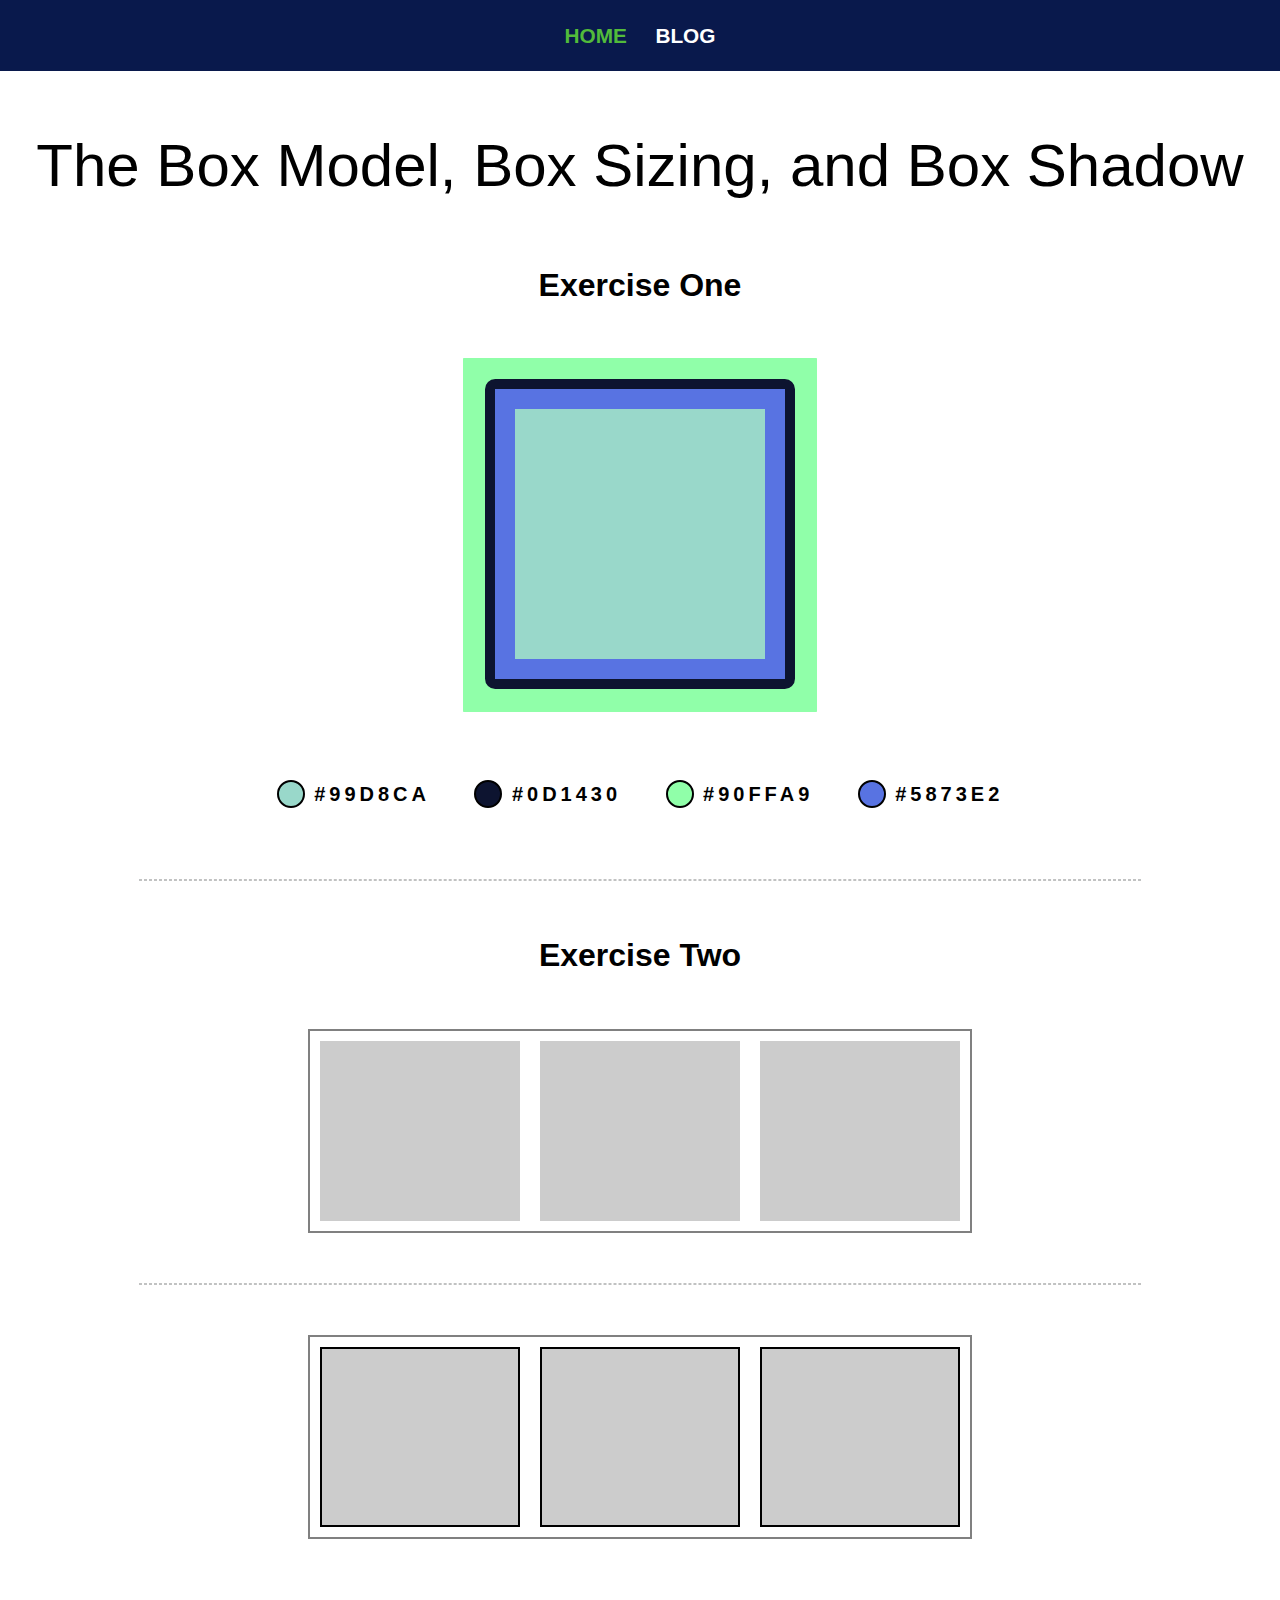
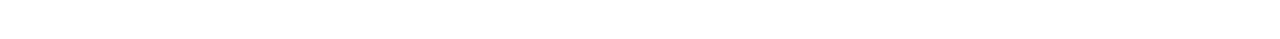
<file: index.html>
<!DOCTYPE html>
<html lang="en">
<head>
  <meta charset="UTF-8">
  <meta name="viewport" content="width=device-width, initial-scale=1.0">
  <title>Home</title>
  <link rel="stylesheet" href="assests/styles.css">
</head>
<body id="home">
  <header class="header">
    <nav class="navbar">
      <a href="index.html" class="nav-item active">home</a>
      <a href="blog.html" class="nav-item">blog</a>
    </nav>
  </header>
  <main>
    <section class="content">
      <header class="exercise-header">
        <h1 class="heading">The Box Model, Box Sizing, and Box Shadow</h1>
      </header>
      <p class="section-text">Exercise One</p>
      <div class="style-box"></div>
      <div class="circle-container">
        <span class="circle bg-1"></span>
        <span class="circle-text">#99D8CA</span>
      </div>
      <div class="circle-container">
        <span class="circle bg-2"></span>
        <span class="circle-text">#0D1430</span>
      </div>
      <div class="circle-container">
        <span class="circle bg-3"></span>
        <span class="circle-text">#90FFA9</span>
      </div>
      <div class="circle-container">
        <span class="circle bg-4"></span>
        <span class="circle-text">#5873E2</span>
      </div>
    </section>
    <hr>
    <section class="content-2">
      <p class="section-text">Exercise Two</p>
      <div class="container">
        <div class="box"></div>
        <div class="box"></div>
        <div class="box"></div>
      </div>
      <hr>
      <div class="container">
        <div class="box box-2"></div>
        <div class="box box-2"></div>
        <div class="box box-2"></div>
      </div>  
    </section>
  </main>
</body>
</html>
</file>
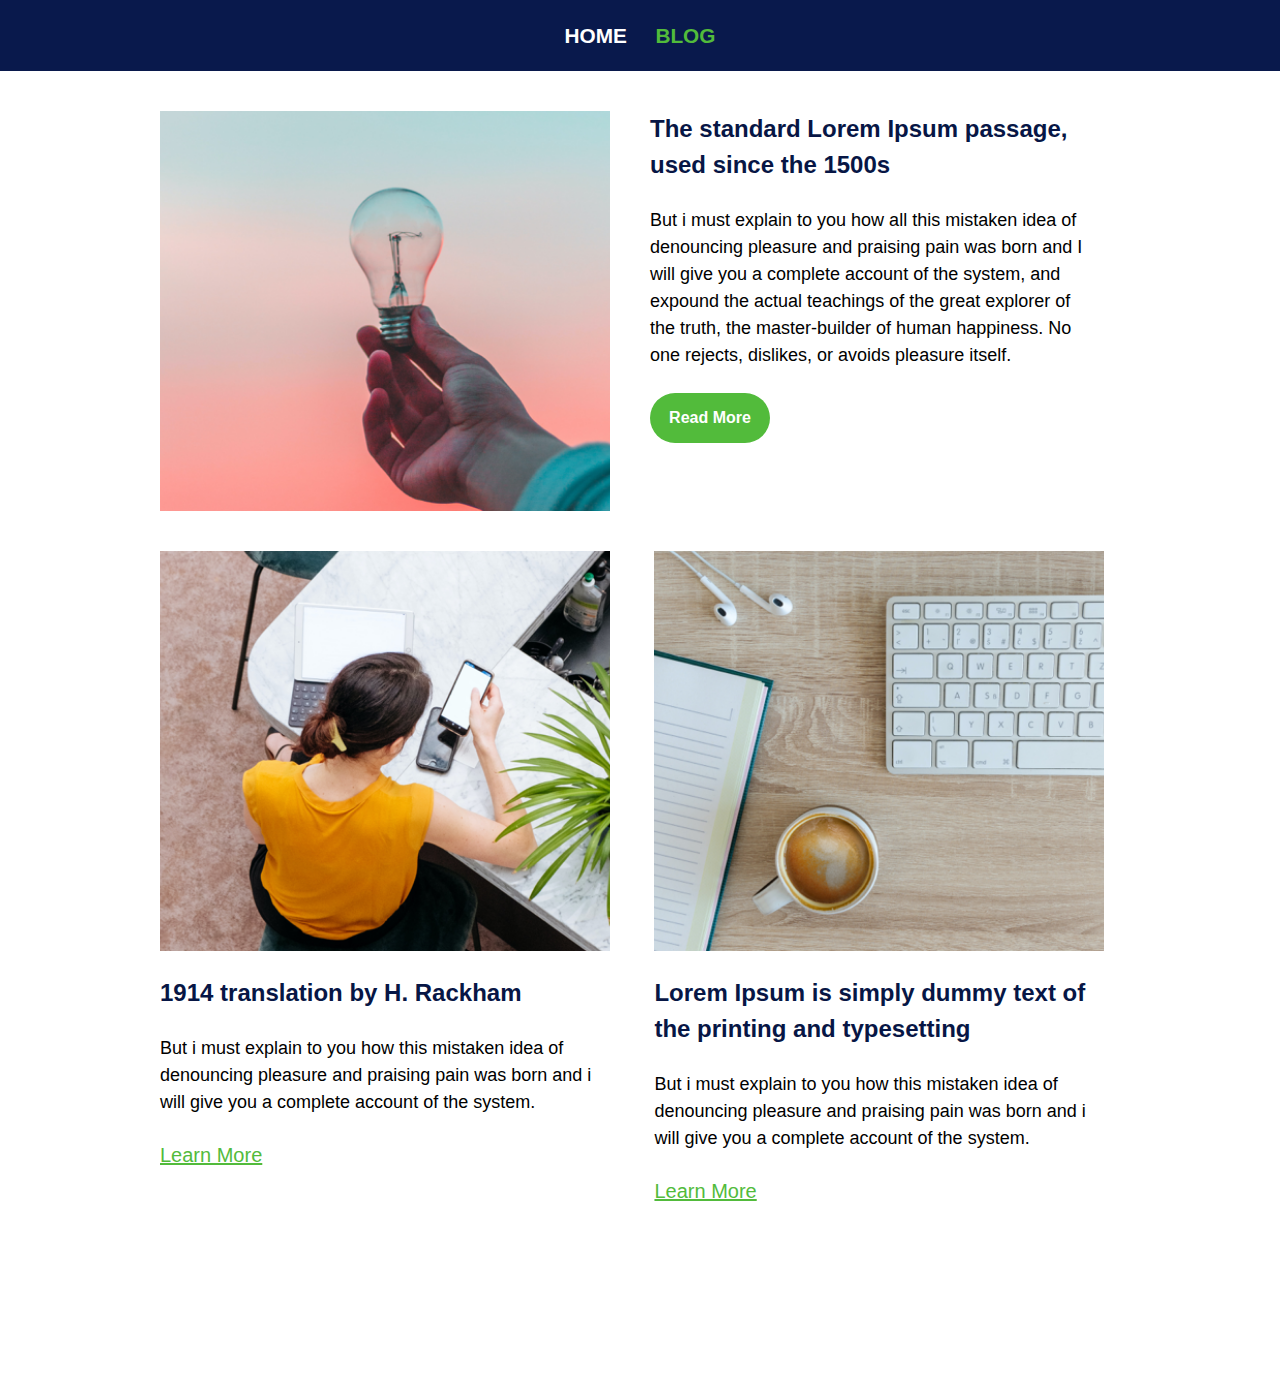
<file: blog.html>
<!DOCTYPE html>
<html lang="en">
<head>
  <meta charset="UTF-8">
  <meta name="viewport" content="width=device-width, initial-scale=1.0">
  <title>Blog</title>
  <link rel="stylesheet" href="assests/styles.css">
</head>
<body id="blog">
  <header class="header">
    <nav class="navbar">
      <a href="index.html" class="nav-item">home</a>
      <a href="blog.html" class="nav-item active">blog</a>
    </nav>
  </header>
  <main>
    <section>
      <article>
        <div class="blog-container">
          <div class="blog-box">
            <img src="assests/media/pic01.png" alt="bulb" class="blog-image">
          </div><!--
          --><div class="blog-box text-box">
              <header>
                <h3 class="blog-heading">The standard Lorem Ipsum passage, used since the 1500s</h3>
              </header>
              <p class="blog-text">
                But i must explain to you how all this mistaken idea of denouncing pleasure and praising pain was born and I will give you a complete account of the system, and expound the actual teachings of the great explorer of the truth, the master-builder of human happiness. No one rejects, dislikes, or avoids pleasure itself.
              </p>
              <button class="btn success">Read More</button>
          </div>
        </div>
      </article>
      <div class="blog-container">
        <article class="article-container">
          <div class="blog-box">
            <img src="assests/media/pic03.png" alt="work" class="blog-image">
          </div>
          <div class="blog-box">
            <header>
              <h3 class="article-heading">1914 translation by H. Rackham</h3>
            </header>
            <p class="blog-text">
              But i must explain to you how this mistaken idea of denouncing pleasure and praising pain was born and i will give you a complete account of the system.
            </p>
            <a href="#" class="article-link">Learn More</a>
          </div>
        </article>
        <article class="article-container">
          <div class="blog-box">
            <img src="assests/media/pic02.png" alt="keyboard and coffee" class="blog-image">
          </div>
          <div class="blog-box">
            <header>
              <h3 class="article-heading">Lorem Ipsum is simply dummy text of the printing and typesetting</h3>
            </header>
            <p class="blog-text">
              But i must explain to you how this mistaken idea of denouncing pleasure and praising pain was born and i will give you a complete account of the system.
            </p>
            <a href="#" class="article-link">Learn More</a>
          </div>
        </article>
      </div>
    </section>
  </main>
</body>
</html>
</file>
<file: assests/styles.css>
html, body, div, span, applet, object, iframe,
h1, h2, h3, h4, h5, h6, p, blockquote, pre,
a, abbr, acronym, address, big, cite, code,
del, dfn, em, img, ins, kbd, q, s, samp,
small, strike, strong, sub, sup, tt, var,
b, u, i, center,
dl, dt, dd, ol, ul, li,
fieldset, form, label, legend,
table, caption, tbody, tfoot, thead, tr, th, td,
article, aside, canvas, details, embed, 
figure, figcaption, footer, header, hgroup, 
menu, nav, output, ruby, section, summary,
time, mark, audio, video {
	margin: 0;
	padding: 0;
	border: 0;
	font-size: 100%;
	font: inherit;
	vertical-align: baseline;
}
/* HTML5 display-role reset for older browsers */
article, aside, details, figcaption, figure, 
footer, header, hgroup, menu, nav, section {
	display: block;
}
body {
	line-height: 1;
}
ol, ul {
	list-style: none;
}
blockquote, q {
	quotes: none;
}
blockquote:before, blockquote:after,
q:before, q:after {
	content: '';
	content: none;
}
table {
	border-collapse: collapse;
	border-spacing: 0;
}



/* Custom CSS */

#home{
  line-height: 1.5;
  color: #000000;
  font-family: Arial, Helvetica, sans-serif;
  padding-bottom: 100px;
}

/* horizontal rule styling */

hr{
  width: 1000px;
  border: 0.5px dashed #c1c2c2;
  margin: 50px auto;
}

/* header and navbar styles */

.header{
  background-color: #09194c;
  padding: 20px 0;
  text-align: center;
}

.nav-item{
  margin: 0 12px;
  text-transform: uppercase;
  font-weight: 600;
  text-decoration: none;
  color: white;
  font-size: 1.3rem;
}

.active{
  color: #52bb3b;
}

.exercise-header{
  margin: 50px auto;
}

.heading{
  font-size: 60px;
  text-align: center;
}

/* section styles */



.section-text{
  font-size: 32px;
  font-weight: 600;
  text-align: center;
}

.content-2 .section-text{
  margin: 50px 0;
}

/* --------------------- */
  
/* box styles */

.style-box{
  width: 250px;
  height: 250px;
  border-radius: 0.2px;
  background-color: #99D8CA;
  outline: 10px solid #0D1430;
  border: 20px solid #5873E2;
  box-shadow: 0 1px 0 32px #90FFA9;
  margin: 80px auto;
} 

.content{
  text-align: center;
}


/* circle styling */


.circle-container{
  display: inline-block;
  margin: 20px 20px;
}

.circle{
  display: inline-block;
  width: 24px;
  height: 24px;
  border-radius: 50%;
  margin-right: 5px;
  vertical-align: middle;
  border: 2px solid black;
}

.circle-text{
  font-size: 20px;
  vertical-align: middle;
  font-weight: 800;
  letter-spacing: 4px;
}

/* Exercise 2 styles */

.container{
  width: 660px;
  border: 2px solid grey;
  margin: 0 auto;
  font-size: 0;
}

.box{
  width: 200px;
  height: 180px;
  display: inline-block;
  margin: 10px;
  background-color: #cccccc;
}

.box-2{
  border: 2px solid #000000;
  box-sizing: border-box;
}



/* circle span background colors */


.bg-1{
  background-color: #99D8CA;
}

.bg-2{
  background-color: #0D1430;
}

.bg-3{
  background-color: #90FFA9;
}

.bg-4{
  background-color: #5873E2;
}



/* blog page styles */

#blog{
  font-family: Arial, Helvetica, sans-serif;
  line-height: 1.5;
}

.blog-container{
  width: 1000px;
  margin: 40px auto 0 auto;
}

.blog-box{
  width: 450px;
  height: 400px;
  display: inline-block;
  margin: 0 20px;
  vertical-align: top;
}

.blog-image{
  width: 450px;
  height: 400px;
  object-fit: cover;
}

.blog-heading{
  font-size: 24px;
  font-weight: bolder;
  margin-bottom: 24px;
  color: #071645;
}

.article-heading{
  font-size: 24px;
  font-weight: 900;
  margin: 24px 0;
  color: #071645;
}

.blog-text{
  font-size: 18px;
  margin-bottom: 24px;
}

.btn{
  width: 120px;
  height: 50px;
  border-radius: 30px;
  background-color: #52bb3b;
  border: none;
  color: white;
  font-size: 16px;
  font-weight: 700;
}

.article-link{
  color: #52bb3b;
  font-size: 20px;
}

.article-container{
  display: inline-block;
  vertical-align: top;
}

.article-container .blog-box{
  display: block;
}
</file>
